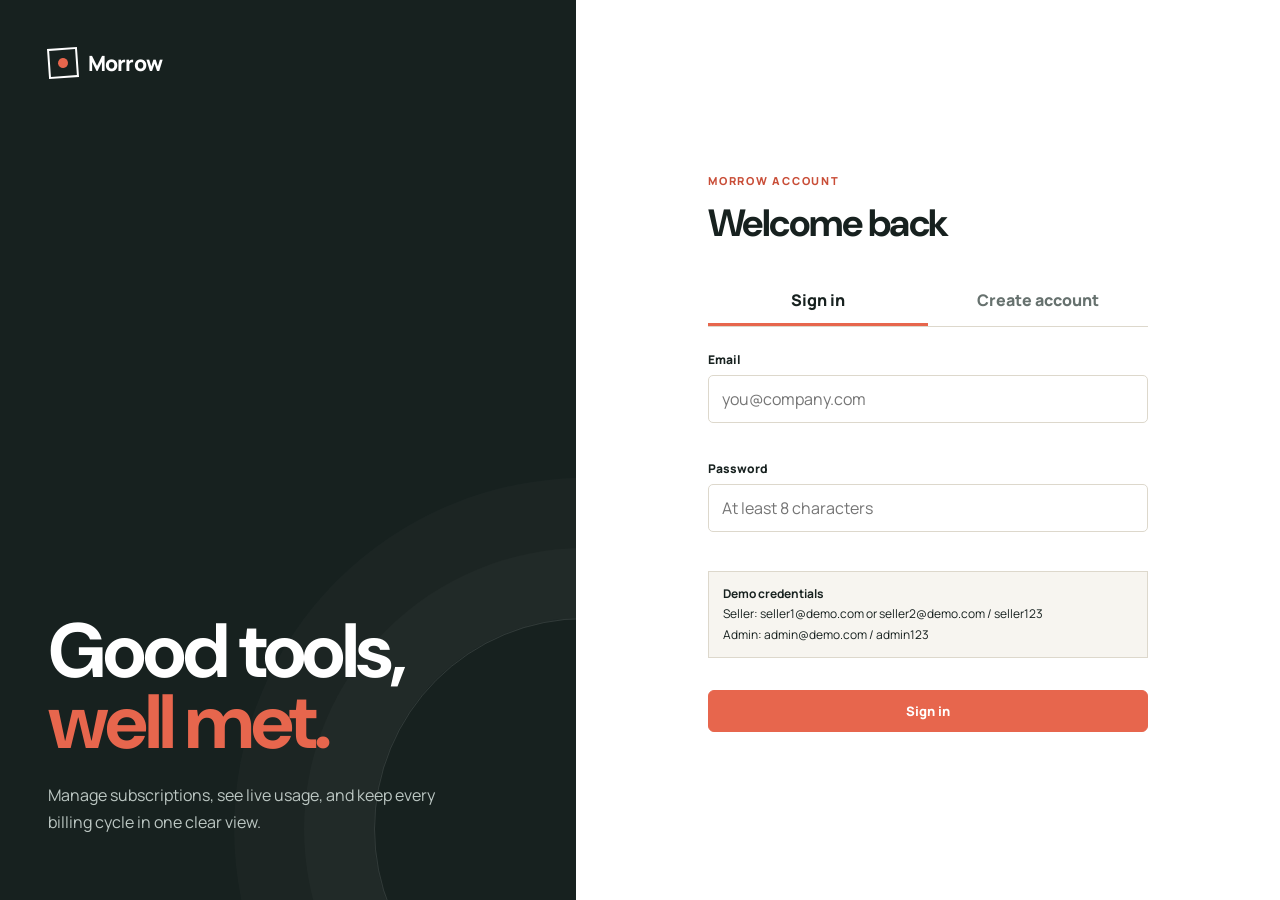
<file: static/login.html>
<!doctype html>
<html lang="en">
<head>
  <meta charset="utf-8"><meta name="viewport" content="width=device-width,initial-scale=1">
  <title>Sign in — Morrow</title>
  <link rel="preconnect" href="https://fonts.googleapis.com"><link rel="preconnect" href="https://fonts.gstatic.com" crossorigin>
  <link href="https://fonts.googleapis.com/css2?family=DM+Sans:wght@500;700&family=Manrope:wght@400;600;700;800&display=swap" rel="stylesheet">
  <link rel="stylesheet" href="/static/styles.css">
</head>
<body>
  <main class="auth-page">
    <aside class="auth-aside"><a class="brand" href="/" style="color:white"><span class="brand-mark" style="border-color:white"></span>Morrow</a><div><h1 class="display">Good tools,<br><em>well met.</em></h1><p>Manage subscriptions, see live usage, and keep every billing cycle in one clear view.</p></div></aside>
    <section class="auth-panel"><div class="auth-card">
      <span class="eyebrow">Morrow account</span><h1 class="display" id="authTitle" style="font-size:38px;margin:8px 0 0">Welcome back</h1>
      <div class="auth-tabs" role="tablist"><button class="auth-tab active" id="loginTab" role="tab" aria-selected="true">Sign in</button><button class="auth-tab" id="registerTab" role="tab" aria-selected="false">Create account</button></div>
      <form id="authForm" novalidate>
        <div class="field hidden" id="nameField"><label for="name">Full name</label><input id="name" autocomplete="name" placeholder="Alex Morgan"><div class="field-error" id="nameError"></div></div>
        <div class="field"><label for="email">Email</label><input id="email" type="email" autocomplete="email" placeholder="you@company.com" required><div class="field-error" id="emailError"></div></div>
        <div class="field"><label for="password">Password</label><input id="password" type="password" autocomplete="current-password" placeholder="At least 8 characters" required><div class="field-error" id="passwordError"></div></div>
        <div class="demo-creds"><strong>Demo credentials</strong><br>Seller: <span id="sellerCred">seller1@demo.com or seller2@demo.com / seller123</span><br>Admin: <span id="adminCred">admin@demo.com / admin123</span></div>
        <div class="error-state hidden" id="authError" role="alert"></div>
        <button class="btn coral" id="submitAuth" style="width:100%;margin-top:14px" type="submit">Sign in</button>
      </form>
    </div></section>
  </main>
  <script src="/static/app.js"></script>
  <script>
    (function(){
      const M=Morrow, loginTab=document.getElementById("loginTab"),registerTab=document.getElementById("registerTab"),form=document.getElementById("authForm");
      let register=false;
      function setMode(isRegister){register=isRegister;loginTab.classList.toggle("active",!register);registerTab.classList.toggle("active",register);loginTab.setAttribute("aria-selected",String(!register));registerTab.setAttribute("aria-selected",String(register));document.getElementById("nameField").classList.toggle("hidden",!register);document.getElementById("authTitle").textContent=register?"Create your account":"Welcome back";document.getElementById("submitAuth").textContent=register?"Create account":"Sign in";document.getElementById("password").autocomplete=register?"new-password":"current-password";}
      loginTab.onclick=()=>setMode(false);registerTab.onclick=()=>setMode(true);
      function validate(){
        let ok=true;
        ["name","email","password"].forEach(id=>document.getElementById(id+"Error").textContent="");
        if(register&&document.getElementById("name").value.trim().length<2){document.getElementById("nameError").textContent="Enter your full name.";ok=false;}
        const email=document.getElementById("email").value.trim();
        if(!/^[^\s@]+@[^\s@]+\.[^\s@]+$/.test(email)){document.getElementById("emailError").textContent="Enter a valid email.";ok=false;}
        if(document.getElementById("password").value.length<8){document.getElementById("passwordError").textContent="Use at least 8 characters.";ok=false;}
        return ok;
      }
      form.addEventListener("submit",async e=>{
        e.preventDefault();document.getElementById("authError").classList.add("hidden");if(!validate())return;
        const button=document.getElementById("submitAuth");M.setBusy(button,true,"Signing in…");
        const payload={email:document.getElementById("email").value.trim(),password:document.getElementById("password").value};
        if(register)payload.name=document.getElementById("name").value.trim();
        try{const data=await M.api(register?"/api/auth/register":"/api/auth/login",{method:"POST",body:JSON.stringify(payload)});M.saveAuth(data);location.href=data.user.role==="admin"?"/admin.html":"/seller.html";}
        catch(error){M.renderError(document.getElementById("authError"),error.message);M.setBusy(button,false);}
      });
    })();
  </script>
</body>
</html>
</file>
<file: static/styles.css>
:root {
  --ivory:#F7F5F0; --paper:#FFFFFF; --ink:#17211F; --slate:#66716E; --coral:#E7664D;
  --coral-dark:#C94E38; --teal:#2C8B78; --sand:#E9E5DC; --line:#DDD8CC; --danger:#B94735;
  --shadow:0 14px 34px rgba(23,33,31,.08);
}
* { box-sizing:border-box; }
html { scroll-behavior:smooth; }
body { margin:0; background:var(--ivory); color:var(--ink); font-family:"Manrope","Segoe UI",sans-serif; -webkit-font-smoothing:antialiased; }
button,input,select,textarea { font:inherit; }
button,a { -webkit-tap-highlight-color:transparent; }
a { color:inherit; }
.display { font-family:"DM Sans","Manrope",sans-serif; letter-spacing:-.04em; }
.sr-only { position:absolute!important; width:1px; height:1px; padding:0; margin:-1px; overflow:hidden; clip:rect(0,0,0,0); white-space:nowrap; border:0; }
:focus-visible { outline:3px solid rgba(231,102,77,.32); outline-offset:3px; }
.topbar { height:76px; border-bottom:1px solid var(--line); background:rgba(247,245,240,.96); position:sticky; top:0; z-index:30; backdrop-filter:blur(10px); }
.nav-wrap { max-width:1240px; height:100%; margin:auto; padding:0 28px; display:flex; align-items:center; gap:36px; }
.brand { display:flex; align-items:center; gap:10px; text-decoration:none; font-size:21px; font-weight:850; letter-spacing:-.04em; }
.brand-mark { width:30px; height:30px; border:2px solid var(--ink); display:grid; place-items:center; transform:rotate(-4deg); }
.brand-mark::before { content:""; width:10px; height:10px; background:var(--coral); border-radius:50%; }
.nav-links { display:flex; gap:24px; align-items:center; }
.nav-links a { text-decoration:none; font-size:14px; font-weight:750; color:var(--slate); }
.nav-links a.active,.nav-links a:hover { color:var(--ink); }
.nav-actions { margin-left:auto; display:flex; align-items:center; gap:10px; }
.avatar { width:38px; height:38px; border-radius:50%; background:var(--ink); color:white; display:grid; place-items:center; font-size:13px; font-weight:800; }
.btn { border:1px solid var(--ink); background:var(--ink); color:white; min-height:42px; padding:10px 16px; border-radius:6px; cursor:pointer; font-weight:800; font-size:13px; transition:.18s ease; text-decoration:none; display:inline-flex; align-items:center; justify-content:center; gap:8px; }
.btn:hover { transform:translateY(-1px); box-shadow:0 7px 18px rgba(23,33,31,.14); }
.btn:disabled { opacity:.55; cursor:not-allowed; transform:none; box-shadow:none; }
.btn.secondary { background:transparent; color:var(--ink); border-color:var(--line); }
.btn.coral { background:var(--coral); border-color:var(--coral); }
.btn.coral:hover { background:var(--coral-dark); border-color:var(--coral-dark); }
.btn.teal { background:var(--teal); border-color:var(--teal); }
.btn.small { min-height:34px; padding:7px 11px; font-size:12px; }
.icon-btn { width:38px; height:38px; border:1px solid var(--line); border-radius:6px; background:white; color:var(--ink); cursor:pointer; display:grid; place-items:center; }
.container { max-width:1240px; margin:auto; padding:42px 28px 72px; }
.masthead { min-height:300px; display:grid; grid-template-columns:1.25fr .75fr; align-items:end; border-bottom:1px solid var(--line); position:relative; padding:56px 0 38px; }
.masthead::after { content:""; position:absolute; right:0; top:0; width:31%; height:100%; background:repeating-linear-gradient(135deg,transparent 0 9px,rgba(231,102,77,.08) 9px 10px); mask-image:linear-gradient(to bottom,transparent,black); }
.eyebrow { color:var(--coral-dark); text-transform:uppercase; letter-spacing:.16em; font-size:11px; font-weight:900; }
.masthead h1 { font-size:clamp(48px,7vw,88px); line-height:.86; margin:15px 0 22px; max-width:820px; }
.masthead h1 em { color:var(--coral); font-style:normal; }
.masthead-copy { max-width:360px; justify-self:end; z-index:1; padding-bottom:8px; }
.masthead-copy p { color:var(--slate); line-height:1.7; margin:0 0 18px; }
.section-heading { display:flex; align-items:end; justify-content:space-between; gap:20px; margin:44px 0 18px; }
.section-heading h2 { font-size:28px; margin:4px 0 0; }
.section-heading p { color:var(--slate); margin:0; font-size:13px; }
.product-grid { display:grid; grid-template-columns:repeat(3,minmax(0,1fr)); gap:18px; }
.product-card { background:var(--paper); border:1px solid var(--line); overflow:hidden; transition:.22s ease; }
.product-card:hover { transform:translateY(-4px); box-shadow:var(--shadow); }
.product-image { height:210px; width:100%; object-fit:cover; background:var(--sand); display:block; }
.product-card-body { padding:20px; }
.product-meta { display:flex; justify-content:space-between; align-items:start; gap:12px; }
.product-card h3 { margin:0 0 5px; font-size:18px; }
.product-price { font-weight:900; color:var(--coral-dark); white-space:nowrap; }
.product-actions { display:flex; gap:8px; margin-top:18px; }
.product-actions .btn { flex:1; }
.badge { display:inline-flex; align-items:center; height:24px; border-radius:20px; padding:0 8px; background:#EDF5F2; color:var(--teal); font-size:10px; font-weight:900; text-transform:uppercase; letter-spacing:.08em; }
.badge.warn { background:#FFF0EC; color:var(--danger); }
.loading-row,.empty-state,.error-state { border:1px solid var(--line); background:white; min-height:150px; display:grid; place-items:center; color:var(--slate); text-align:center; padding:24px; }
.error-state { border-color:#ECC8C0; color:var(--danger); background:#FFF8F6; text-align:left; grid-template-columns:auto 1fr; place-items:center start; gap:10px; min-height:auto; }
.error-dot { width:8px; height:8px; background:var(--danger); border-radius:50%; display:inline-block; }
.spinner { width:24px; height:24px; border:3px solid var(--sand); border-top-color:var(--coral); border-radius:50%; animation:spin .7s linear infinite; }
@keyframes spin { to { transform:rotate(360deg); } }
.auth-page { min-height:100vh; display:grid; grid-template-columns:minmax(300px,.9fr) minmax(480px,1.1fr); background:var(--paper); }
.auth-aside { background:var(--ink); color:white; padding:48px; display:flex; flex-direction:column; justify-content:space-between; min-height:100vh; position:relative; overflow:hidden; }
.auth-aside::after { content:""; position:absolute; width:420px; height:420px; border:1px solid rgba(247,245,240,.12); border-radius:50%; right:-220px; bottom:-140px; box-shadow:0 0 0 70px rgba(247,245,240,.025),0 0 0 140px rgba(247,245,240,.018); }
.auth-aside h1 { font-size:clamp(44px,6vw,78px); line-height:.92; margin:auto 0 24px; position:relative; z-index:1; }
.auth-aside h1 em { color:var(--coral); font-style:normal; }
.auth-aside p { max-width:390px; color:#BCC7C3; line-height:1.7; position:relative; z-index:1; }
.auth-panel { display:grid; place-items:center; padding:48px 28px; }
.auth-card { width:min(440px,100%); }
.auth-tabs { display:grid; grid-template-columns:1fr 1fr; border-bottom:1px solid var(--line); margin:30px 0 24px; }
.auth-tab { border:0; background:none; height:48px; cursor:pointer; color:var(--slate); font-weight:800; border-bottom:3px solid transparent; }
.auth-tab.active { color:var(--ink); border-bottom-color:var(--coral); }
.field { margin-bottom:16px; }
.field label { display:block; font-size:12px; font-weight:850; margin-bottom:7px; }
.field input,.field select { width:100%; height:48px; border:1px solid var(--line); background:white; border-radius:5px; padding:0 13px; color:var(--ink); }
.field input:focus,.field select:focus { border-color:var(--ink); }
.field input[aria-invalid="true"] { border-color:var(--danger); background:#FFF9F7; }
.field-error { color:var(--danger); font-size:12px; min-height:16px; margin-top:5px; }
.demo-creds { background:var(--ivory); border:1px solid var(--line); padding:12px 14px; margin:18px 0; font-size:12px; line-height:1.7; }
.dashboard { background:var(--ivory); min-height:100vh; }
.dashboard-layout { max-width:1240px; margin:auto; padding:38px 28px 70px; }
.page-head { display:flex; align-items:end; justify-content:space-between; gap:20px; margin-bottom:26px; }
.page-head h1 { font-size:42px; margin:5px 0 0; }
.dashboard-grid { display:grid; grid-template-columns:minmax(0,1.55fr) minmax(280px,.45fr); gap:18px; }
.panel { background:white; border:1px solid var(--line); }
.panel-head { height:62px; padding:0 18px; display:flex; align-items:center; justify-content:space-between; border-bottom:1px solid var(--line); }
.panel-head h2,.panel-head h3 { margin:0; font-size:15px; }
.panel-body { padding:18px; }
.metric-row { display:grid; grid-template-columns:repeat(3,1fr); border:1px solid var(--line); background:white; margin-bottom:18px; }
.metric-row.seller-metrics { grid-template-columns:repeat(4,1fr); }
.metric { padding:18px; border-right:1px solid var(--line); }
.metric:last-child { border-right:0; }
.metric-label { color:var(--slate); font-size:11px; font-weight:800; text-transform:uppercase; letter-spacing:.08em; }
.metric-value { font-size:28px; font-weight:900; margin-top:7px; letter-spacing:-.04em; }
.metric.delta .metric-value { color:var(--teal); }
.quota { padding:20px; }
.quota-summary { display:flex; justify-content:space-between; align-items:end; margin-bottom:14px; }
.quota-summary strong { font-size:27px; }
.segmented-meter { height:18px; display:grid; grid-template-columns:repeat(20,1fr); gap:3px; }
.segment { background:var(--sand); }
.segment.used { background:var(--teal); }
.segment.warning { background:#E3A642; }
.segment.over { background:var(--coral); }
.quota-alert { margin-top:14px; display:flex; align-items:center; gap:9px; border-left:3px solid var(--teal); background:#F1F7F5; padding:10px 12px; font-size:12px; }
.quota-alert.warn { border-color:#E3A642; background:#FFF8E9; }
.quota-alert.blocked { border-color:var(--danger); background:#FFF1EE; }
.usage-signature { display:flex; align-items:center; gap:16px; margin:0 0 14px; }
.usage-ring { width:76px; height:76px; flex:0 0 76px; border-radius:50%; display:grid; place-content:center; text-align:center; position:relative; background:conic-gradient(var(--teal) var(--usage-pct), var(--sand) 0); box-shadow:inset 0 0 0 1px rgba(23,33,31,.04); }
.usage-ring::after { content:""; position:absolute; inset:8px; border-radius:50%; background:white; }
.usage-ring strong,.usage-ring span { position:relative; z-index:1; }
.usage-ring strong { font-size:15px; line-height:1; }
.usage-ring span { color:var(--slate); font-size:8px; text-transform:uppercase; letter-spacing:.09em; margin-top:4px; }
.usage-detail { min-width:0; }
.usage-detail strong { display:inline-block; font-size:27px; margin-top:4px; }
.usage-state-line { display:block; margin-top:5px; color:var(--teal); font-size:11px; font-weight:900; text-transform:uppercase; letter-spacing:.07em; }
.plan-list { display:grid; grid-template-columns:repeat(3,1fr); gap:10px; }
.plan-option { border:1px solid var(--line); background:white; padding:14px; cursor:pointer; text-align:left; position:relative; overflow:hidden; }
.plan-option.selected { border:2px solid var(--coral); padding:13px; }
.plan-option strong { display:block; font-size:14px; }
.plan-option span { color:var(--slate); font-size:11px; }
.plan-option.active-plan { border-color:var(--teal); background:#F1F7F5; box-shadow:inset 0 -3px 0 var(--teal); }
.plan-option.active-plan::after { content:""; position:absolute; width:12px; height:12px; right:-5px; top:-5px; border-radius:50%; background:var(--coral); }
.plan-index { display:block!important; color:var(--coral-dark)!important; font-size:9px!important; font-weight:900; letter-spacing:.12em; margin-bottom:8px; }
.plan-option small { color:var(--teal); text-transform:uppercase; letter-spacing:.06em; margin-left:5px; }
.demo-banner { border:1px solid #ECC8C0; background:#FFF8F6; color:var(--ink); padding:12px 14px; margin-bottom:14px; line-height:1.55; font-size:12px; }
.table-wrap { overflow-x:auto; }
table { width:100%; border-collapse:collapse; font-size:13px; }
th { text-align:left; color:var(--slate); font-size:10px; text-transform:uppercase; letter-spacing:.08em; padding:12px 14px; border-bottom:1px solid var(--line); }
td { padding:14px; border-bottom:1px solid #EEEAE1; vertical-align:middle; }
tr:last-child td { border-bottom:0; }
.switch { width:42px; height:24px; border:0; border-radius:20px; background:#C9CEC9; padding:3px; cursor:pointer; }
.switch::after { content:""; display:block; width:18px; height:18px; border-radius:50%; background:white; transition:.18s ease; box-shadow:0 1px 3px rgba(0,0,0,.15); }
.switch.on { background:var(--teal); }
.switch.on::after { transform:translateX(18px); }
.api-key { display:flex; align-items:center; gap:8px; background:var(--ivory); border:1px solid var(--line); padding:8px 9px; }
.api-key code { flex:1; overflow:hidden; text-overflow:ellipsis; white-space:nowrap; font-size:11px; }
.chart-box { height:220px; position:relative; }
.chart-box.donut { height:190px; }
.modal-backdrop { position:fixed; inset:0; background:rgba(23,33,31,.42); z-index:50; display:grid; place-items:center; padding:20px; }
.modal { width:min(520px,100%); max-height:90vh; overflow:auto; background:white; border:1px solid var(--ink); box-shadow:0 20px 70px rgba(0,0,0,.22); }
.modal-head { display:flex; align-items:center; justify-content:space-between; padding:16px 18px; border-bottom:1px solid var(--line); }
.modal-head h2 { margin:0; font-size:18px; }
.modal-body { padding:18px; }
.toast { position:fixed; right:20px; bottom:20px; z-index:60; background:var(--ink); color:white; min-width:260px; max-width:420px; padding:14px 16px; box-shadow:var(--shadow); transform:translateY(100px); opacity:0; transition:.25s ease; }
.toast.show { transform:translateY(0); opacity:1; }
.toast.error { background:var(--danger); }
.hidden { display:none!important; }
@media (max-width:900px) {
  .masthead { grid-template-columns:1fr; }
  .masthead-copy { justify-self:start; margin-top:20px; }
  .masthead::after { width:45%; }
  .product-grid { grid-template-columns:repeat(2,minmax(0,1fr)); }
  .dashboard-grid { grid-template-columns:1fr; }
  .auth-page { grid-template-columns:1fr; }
  .auth-aside { min-height:240px; padding:32px; }
  .auth-aside h1 { font-size:50px; margin:30px 0 12px; }
  .auth-panel { min-height:calc(100vh - 240px); }
}
@media (max-width:620px) {
  .topbar { height:auto; min-height:68px; }
  .nav-wrap { padding:10px 16px; flex-wrap:wrap; }
  .nav-links { order:3; width:100%; overflow-x:auto; gap:18px; padding:8px 0 2px; }
  .nav-actions { margin-left:auto; }
  .container,.dashboard-layout { padding:28px 16px 50px; }
  .masthead { min-height:270px; padding:38px 0 28px; }
  .masthead h1 { font-size:48px; }
  .section-heading { align-items:start; }
  .product-grid { grid-template-columns:1fr; }
  .product-image { height:230px; }
  .metric-row { grid-template-columns:1fr; }
  .metric-row.seller-metrics { grid-template-columns:repeat(2,minmax(0,1fr)); }
  .metric-row.seller-metrics .metric { min-height:86px; border-right:1px solid var(--line); border-bottom:1px solid var(--line); }
  .metric-row.seller-metrics .metric:nth-child(2n) { border-right:0; }
  .metric-row.seller-metrics .metric:nth-last-child(-n+2) { border-bottom:0; }
  .metric-row.seller-metrics .metric-value { font-size:24px; }
  .plan-list { grid-template-columns:repeat(3,minmax(0,1fr)); gap:6px; }
  .modal-backdrop { align-items:start; overflow-y:auto; padding:12px; }
  .modal { max-height:calc(100vh - 24px); margin:auto 0; }
  .modal-head { padding:12px 14px; }
  .modal-body { padding:12px 14px 14px; }
  .demo-banner { margin-bottom:10px; padding:9px 10px; line-height:1.42; }
  .usage-signature { gap:10px; margin-bottom:10px; }
  .usage-ring { width:66px; height:66px; flex-basis:66px; }
  .usage-detail strong { font-size:23px; }
  .plan-option { min-height:82px; padding:9px 7px; }
  .plan-option.selected { padding:8px 6px; }
  .plan-option strong { font-size:12px; line-height:1.2; }
  .plan-option span { display:block; margin-top:5px; line-height:1.35; font-size:10px; }
  .plan-option small { display:block; margin:3px 0 0; }
  .table-wrap { overflow-x:visible; }
  .table-wrap table,
  .table-wrap tbody { display:block; width:100%; }
  .table-wrap thead { display:none; }
  .table-wrap tr { display:block; border:1px solid var(--line); background:white; margin:10px 12px; padding:4px 10px; }
  .table-wrap td { display:flex; width:100%; min-width:0; justify-content:space-between; align-items:center; gap:12px; border-bottom:1px solid #EEEAE1; padding:9px 2px; text-align:right; }
  .table-wrap td::before { content:attr(data-label); flex:0 0 42%; color:var(--slate); font-size:10px; font-weight:900; text-transform:uppercase; letter-spacing:.06em; text-align:left; }
  .table-wrap td:last-child { border-bottom:0; }
  .table-wrap td > strong { margin-left:auto; }
  .page-head { align-items:start; flex-direction:column; }
  .page-head h1 { font-size:34px; }
  .auth-aside { min-height:220px; }
  .auth-aside p { display:none; }
  .auth-panel { padding:36px 16px; }
}
</file>
